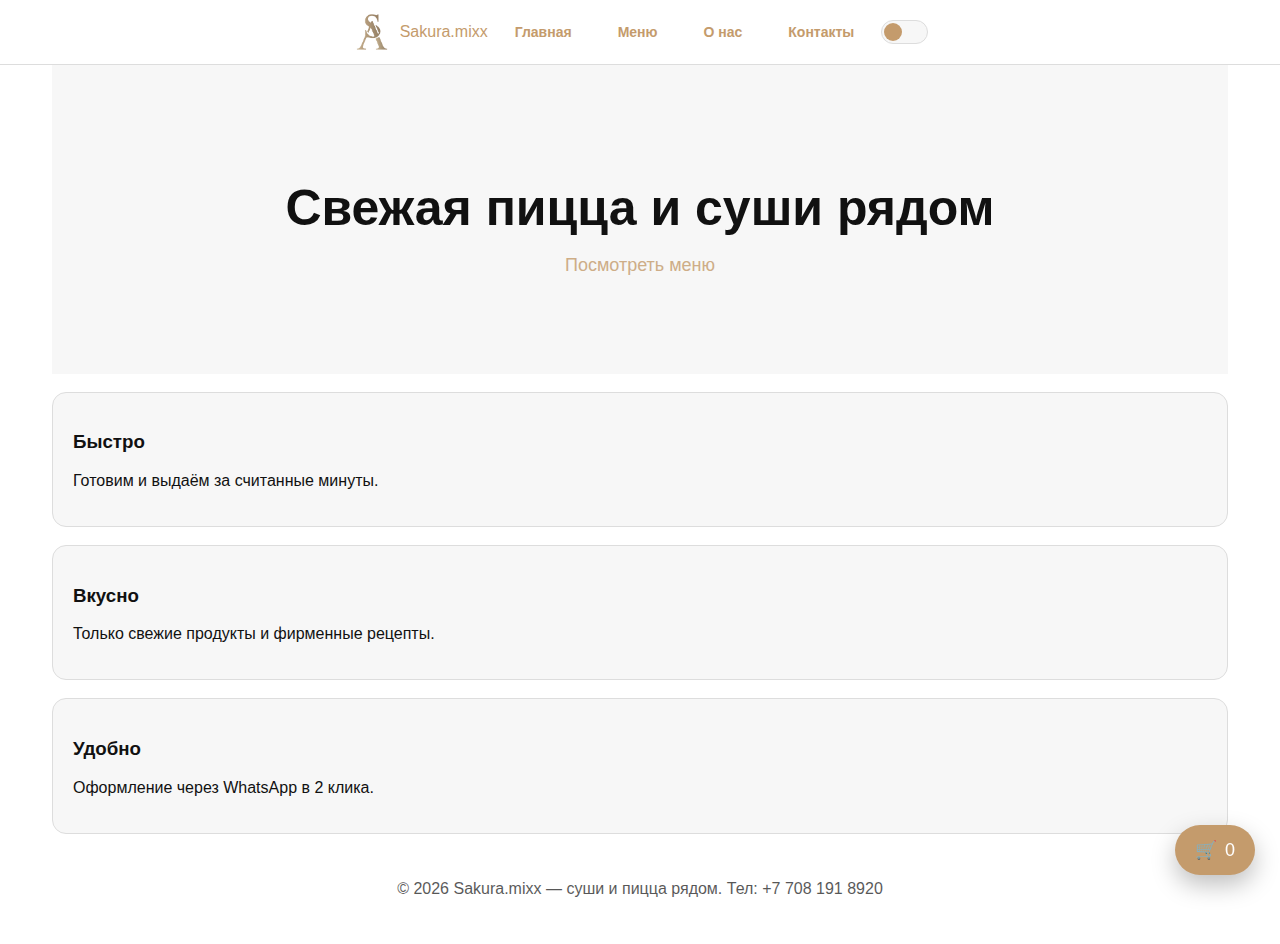
<file: index.html>
<!doctype html>
<html lang="ru">
<head>
  <meta charset="utf-8" />
  <meta name="viewport" content="width=device-width,initial-scale=1" />
  <title>SAKURA.MIX</title>
  <link rel="stylesheet" href="./styles/style.css" />
</head>
<body>
  <header class="topbar">
    <div class="wrap topbar-inner">
      <div class="log_div">
       <img class="logo" src="./imges/Sakura.mixx_logo-removebg-preview.png" alt="">
      <a class="brand" href="index.html">Sakura.mixx</a>
        </div>

      <nav class="nav">
        <a href="index.html">Главная</a>
        <a href="menu.html">Меню</a>
        <a href="about.html" class="active">О нас</a>
        <a href="contacts.html">Контакты</a>
      </nav>
<div class="theme-toggle"></div>

    </div>
  </header>

  <main class="wrap main">
    <section class="hero">
      <h1>Свежая пицца и суши рядом</h1>
      <p class="muted"></p>
      <p><a class="btn" href="menu.html">Посмотреть меню</a></p>
    </section><br>

    <section class="features">
      <article class="artcard">
        <h3>Быстро</h3>
        <p>Готовим и выдаём за считанные минуты.</p>
      </article><br>
      <article class="artcard">
        <h3>Вкусно</h3>
        <p>Только свежие продукты и фирменные рецепты.</p>
      </article><br>
      <article class="artcard">
        <h3>Удобно</h3>
        <p>Оформление через WhatsApp в 2 клика.</p>
      </article>
    </section>
  </main>
  <footer class="footer">
    <div class="wrap">
      <p>© 2026 Sakura.mixx — суши и пицца рядом. Тел: +7 708 191 8920</p>
    </div>
  </footer>

  <script src="./java.js"></script>
  <button id="floatingCartBtn" class="floating-cart">
  🛒 <span id="cartCount">0</span>
</button>
<aside id="cartPanel" class="cart-panel">
  <div class="cart-head">
    <h3>Корзина</h3>
    <button id="closeCart" class="icon-btn">✕</button>
  </div>

  <div id="cartList" class="cart-list"></div>

  <div class="cart-actions">
    <div class="total">
      Итого: <strong id="cartTotal">0</strong> ₸
    </div>

    <div class="cart-buttons">
      <button id="clearCart" class="btn">Очистить</button>
      <button id="checkout" class="btn primary">Оформить в WhatsApp</button>
    </div>
  </div>
</aside>
</body>
</html>
</file>
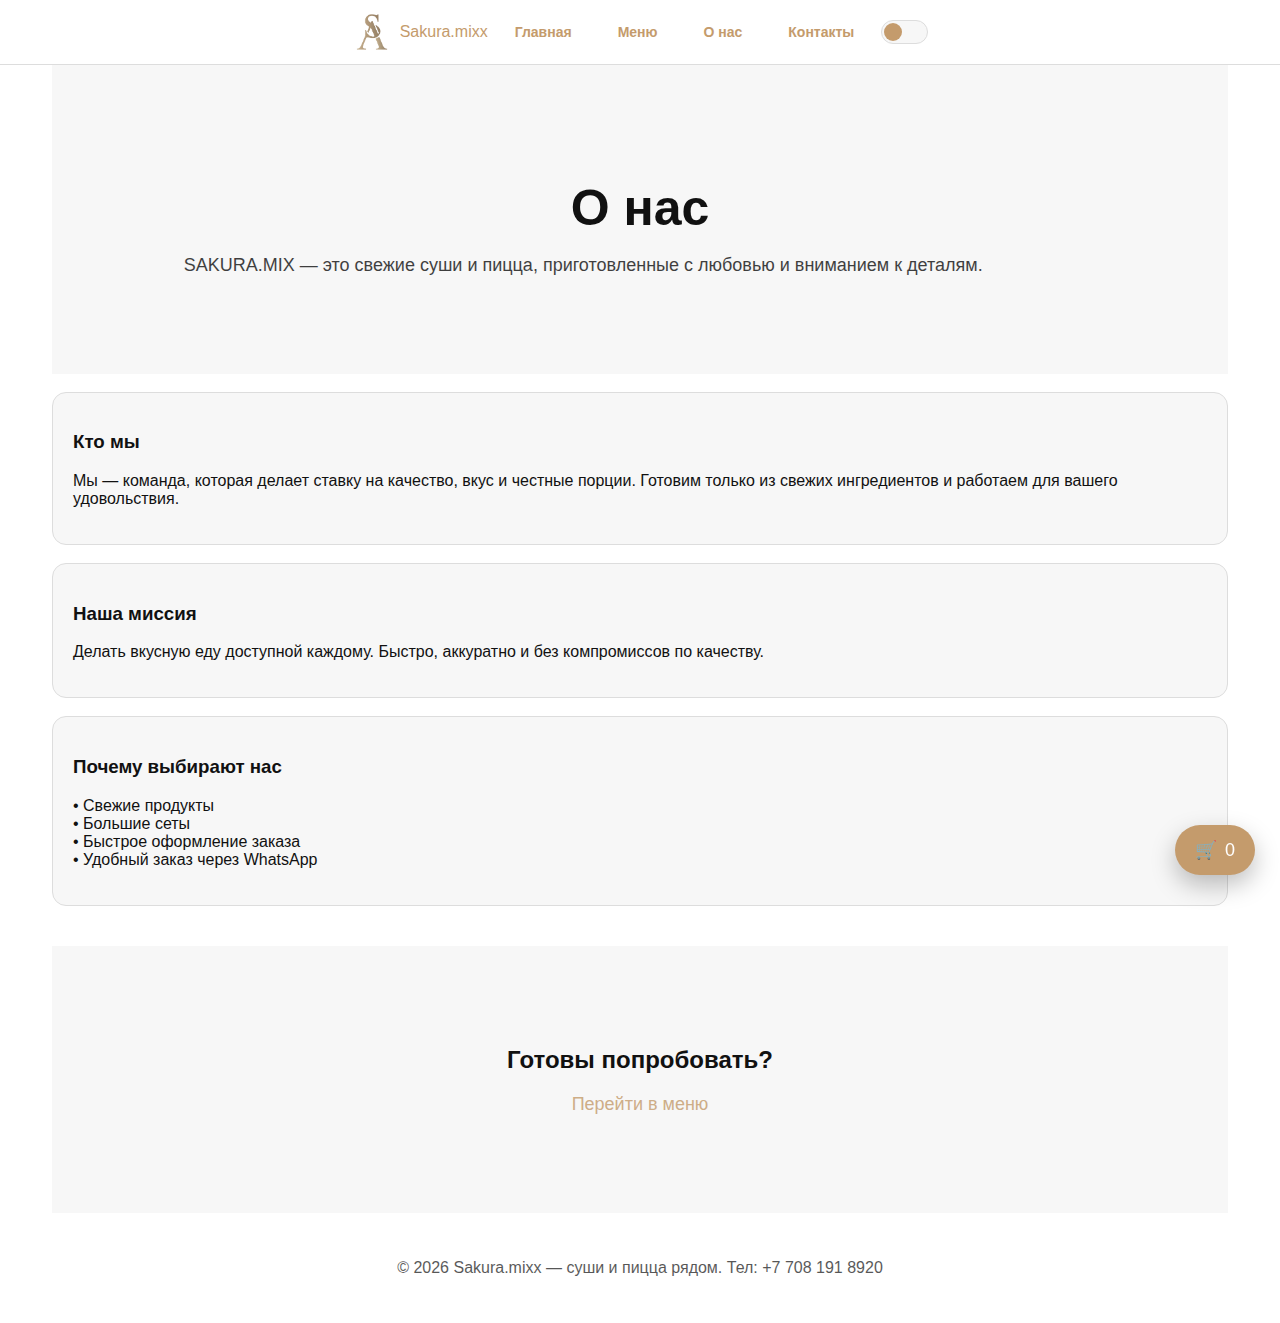
<file: about.html>
<!doctype html>
<html lang="ru">
<head>
  <meta charset="utf-8" />
  <meta name="viewport" content="width=device-width,initial-scale=1" />
  <title>SAKURA.MIX</title>
  <link rel="stylesheet" href="./styles/style.css" />
</head>
<body>
  <header class="topbar">
    <div class="wrap topbar-inner">
      <div class="log_div">
       <img class="logo" src="./imges/Sakura.mixx_logo-removebg-preview.png" alt="">
      <a class="brand" href="index.html">Sakura.mixx</a>
        </div>

      <nav class="nav">
        <a href="index.html">Главная</a>
        <a href="menu.html">Меню</a>
        <a href="about.html">О нас</a>
        <a href="contacts.html">Контакты</a>
      </nav>
<div class="theme-toggle"></div>

    </div>
  </header>
<main class="wrap main">

  <!-- О нас -->
  <section class="hero">
    <h1>О нас</h1>
    <p class="muted">
      SAKURA.MIX — это свежие суши и пицца, приготовленные с любовью и вниманием к деталям.
    </p>
  </section>
<br>
  <!-- История -->
  <section class="features">
    <article class="artcard">
      <h3>Кто мы</h3>
      <p>
        Мы — команда, которая делает ставку на качество, вкус и честные порции.
        Готовим только из свежих ингредиентов и работаем для вашего удовольствия.
      </p>
    </article><br>

    <article class="artcard">
      <h3>Наша миссия</h3>
      <p>
        Делать вкусную еду доступной каждому.
        Быстро, аккуратно и без компромиссов по качеству.
      </p>
    </article><br>

    <article class="artcard">
      <h3>Почему выбирают нас</h3>
      <p>
        • Свежие продукты<br>
        • Большие сеты<br>
        • Быстрое оформление заказа<br>
        • Удобный заказ через WhatsApp
      </p>
    </article>
  </section>

  <!-- Призыв -->
  <section class="hero" style="margin-top:40px">
    <h2>Готовы попробовать?</h2>
    <p>
      <a class="btn" href="menu.html">Перейти в меню</a>
    </p>
  </section>

</main>

  <footer class="footer">
    <div class="wrap">
      <p>© 2026 Sakura.mixx — суши и пицца рядом. Тел: +7 708 191 8920</p>
    </div>
  </footer>

  <script src="./java.js"></script>
  <button id="floatingCartBtn" class="floating-cart">
  🛒 <span id="cartCount">0</span>
</button>
<aside id="cartPanel" class="cart-panel">
  <div class="cart-head">
    <h3>Корзина</h3>
    <button id="closeCart" class="icon-btn">✕</button>
  </div>

  <div id="cartList" class="cart-list"></div>

  <div class="cart-actions">
    <div class="total">
      Итого: <strong id="cartTotal">0</strong> ₸
    </div>

    <div class="cart-buttons">
      <button id="clearCart" class="btn">Очистить</button>
      <button id="checkout" class="btn primary">Оформить в WhatsApp</button>
    </div>
  </div>
</aside>
</body>
</html>
</file>
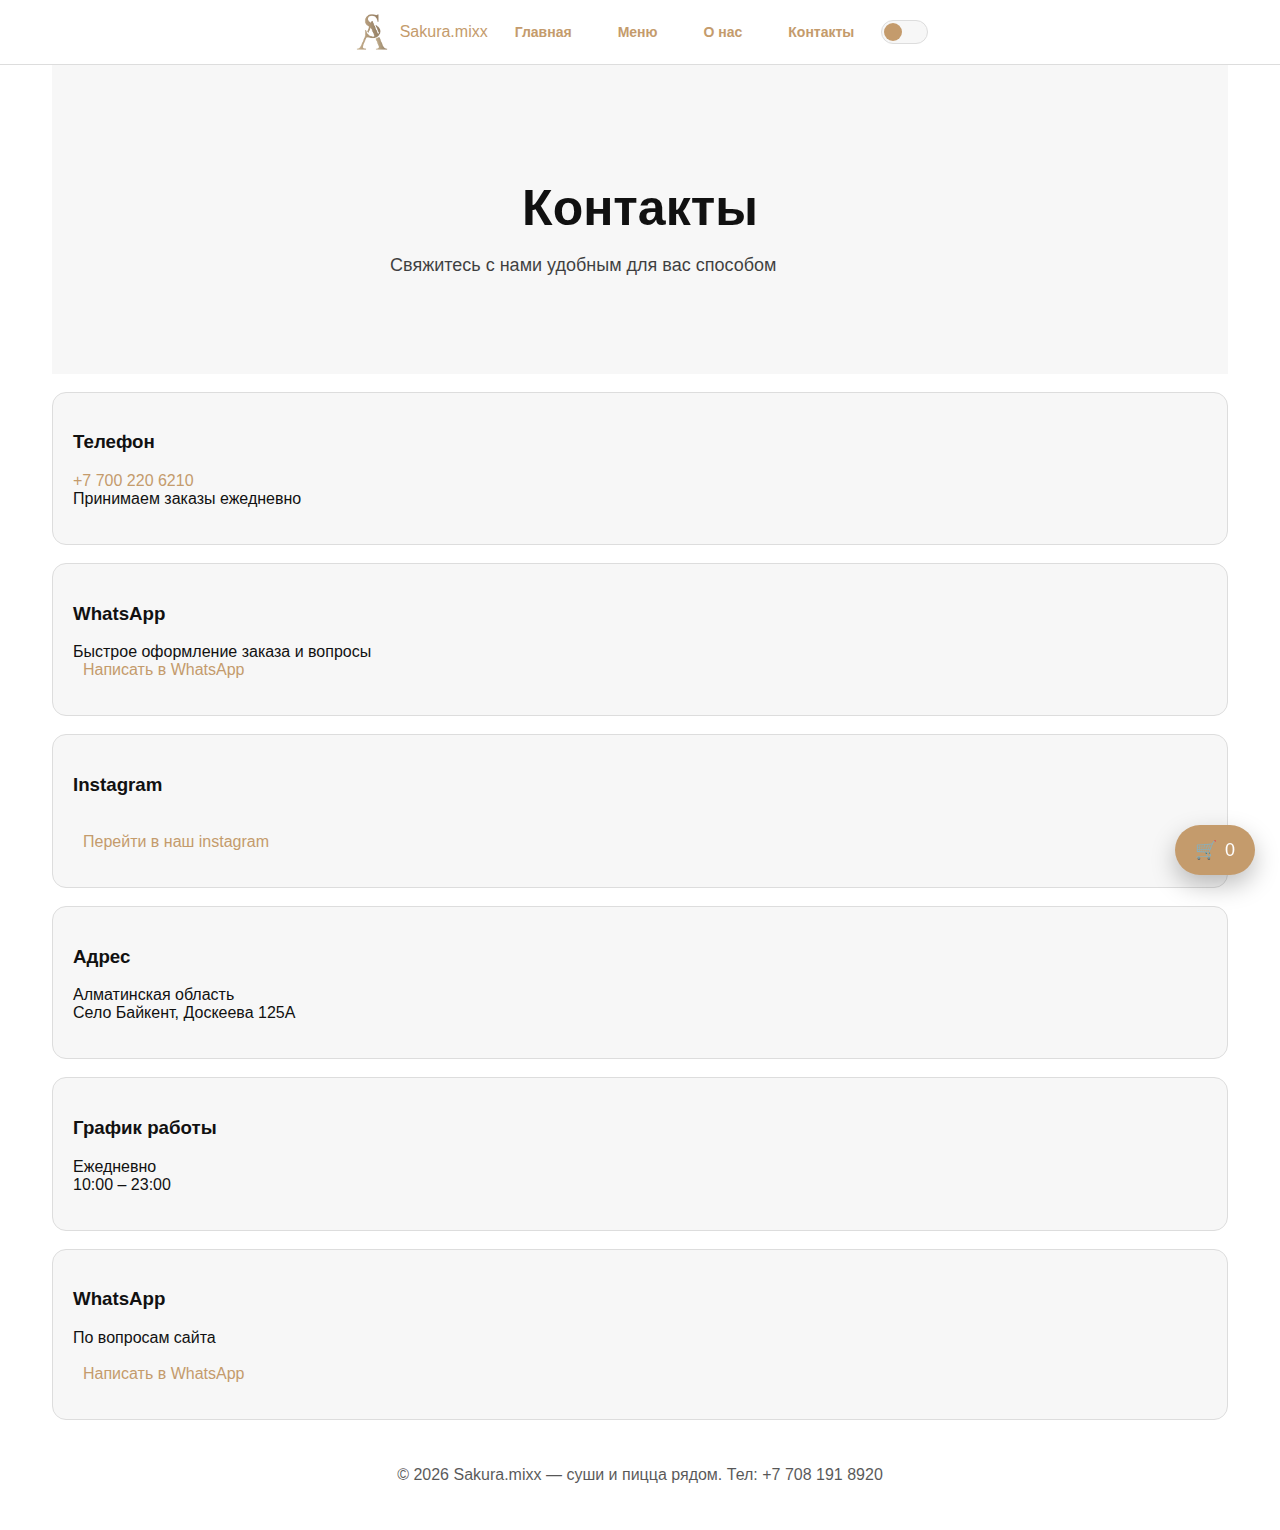
<file: contacts.html>
<!doctype html>
<html lang="ru">
<head>
  <meta charset="utf-8" />
  <meta name="viewport" content="width=device-width,initial-scale=1" />
  <title>SAKURA.MIX</title>
  <link rel="stylesheet" href="./styles/style.css" />
</head>
<body>
  <header class="topbar">
    <div class="wrap topbar-inner">
      <div class="log_div">
       <img class="logo" src="./imges/Sakura.mixx_logo-removebg-preview.png" alt="">
      <a class="brand" href="index.html">Sakura.mixx</a>
        </div>

      <nav class="nav">
        <a href="index.html">Главная</a>
        <a href="menu.html">Меню</a>
        <a href="about.html" class="active">О нас</a>
        <a href="contacts.html">Контакты</a>
      </nav>
<div class="theme-toggle"></div>

    </div>
  </header>

<main class="wrap main">

  <!-- Контакты -->
  <section class="hero">
    <h1>Контакты</h1>
    <p class="muted">
      Свяжитесь с нами удобным для вас способом
    </p>
  </section>
<br>
  <!-- Контактная информация -->
  <section class="features">

    <article class="artcard">
      <h3>Телефон</h3>
      <p>
        <a href="tel:+77002206210">+7 700 220 6210</a><br>
        Принимаем заказы ежедневно
      </p>
    </article>
<br>
    <article class="artcard">
      <h3>WhatsApp</h3>
      <p>
        Быстрое оформление заказа и вопросы<br>
        <a class="btn" href="https://wa.me/77002206210" target="_blank">
          Написать в WhatsApp
        </a>
      </p>
    </article>
<br>
    <article class="artcard">
      <h3>Instagram</h3>
      <p>
        <br>
        <a class="btn" href="https://www.instagram.com/sakura.mixx?utm_source=ig_web_button_share_sheet&igsh=ZDNlZDc0MzIxNw==" target="_blank">
          Перейти в наш instagram
        </a>
      </p>
    </article>
<br>
    <article class="artcard">
      <h3>Адрес</h3>
      <p>
        Алматинская область<br>
        Село Байкент, Доскеева 125А
      </p>
    </article>
<br>
    <article class="artcard">
      <h3>График работы</h3>
      <p>
        Ежедневно<br>
        10:00 – 23:00
      </p>
    </article>
<br>
    <article class="artcard">
      <h3>WhatsApp</h3>
      <p>
        По вопросам  сайта<br><br>
        <a class="btn" href="https://wa.me/77768196810" target="_blank">
          Написать в WhatsApp
        </a>
      </p>
    </article>

  </section>

</main>


  <footer class="footer">
    <div class="wrap">
      <p>© 2026 Sakura.mixx — суши и пицца рядом. Тел: +7 708 191 8920</p>
    </div>
  </footer>

  <script src="./java.js"></script>
  <button id="floatingCartBtn" class="floating-cart">
  🛒 <span id="cartCount">0</span>
</button>
<aside id="cartPanel" class="cart-panel">
  <div class="cart-head">
    <h3>Корзина</h3>
    <button id="closeCart" class="icon-btn">✕</button>
  </div>

  <div id="cartList" class="cart-list"></div>

  <div class="cart-actions">
    <div class="total">
      Итого: <strong id="cartTotal">0</strong> ₸
    </div>

    <div class="cart-buttons">
      <button id="clearCart" class="btn">Очистить</button>
      <button id="checkout" class="btn primary">Оформить в WhatsApp</button>
    </div>
  </div>
</aside>
</body>
</html>
</file>
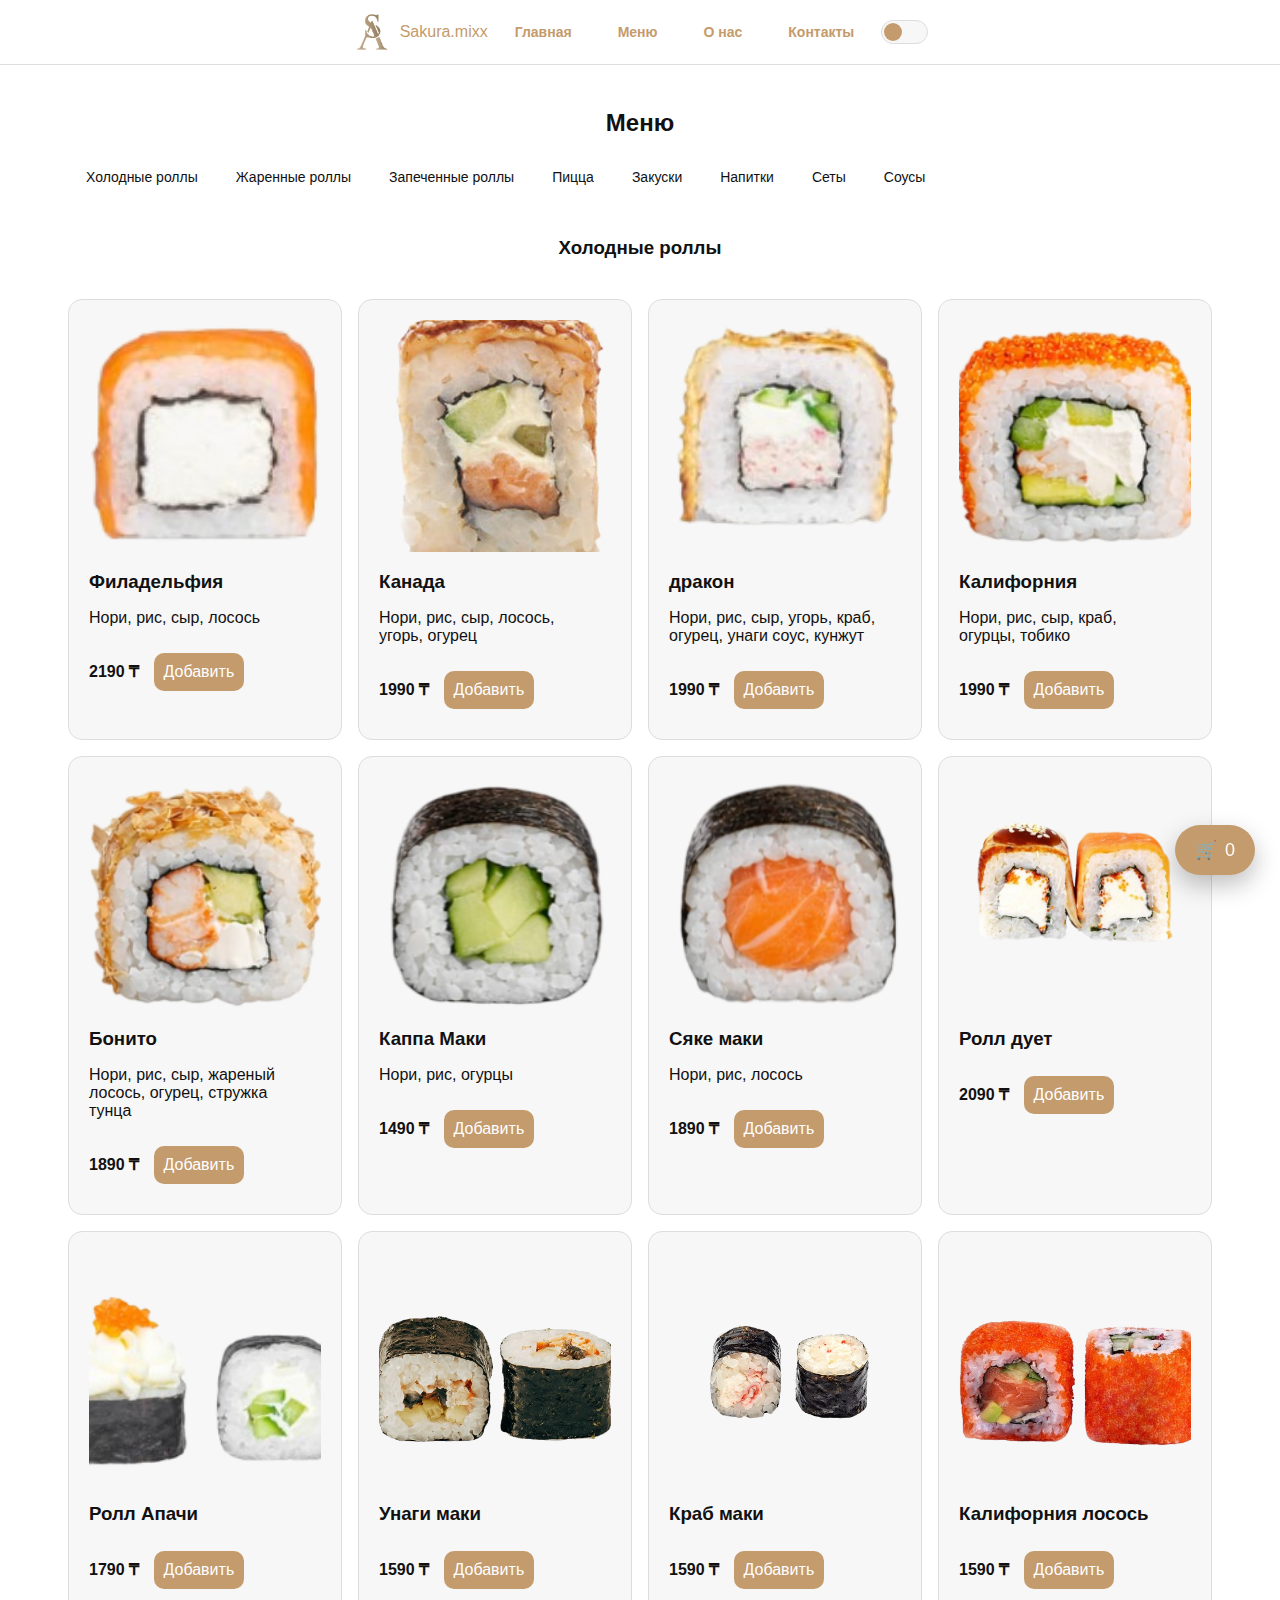
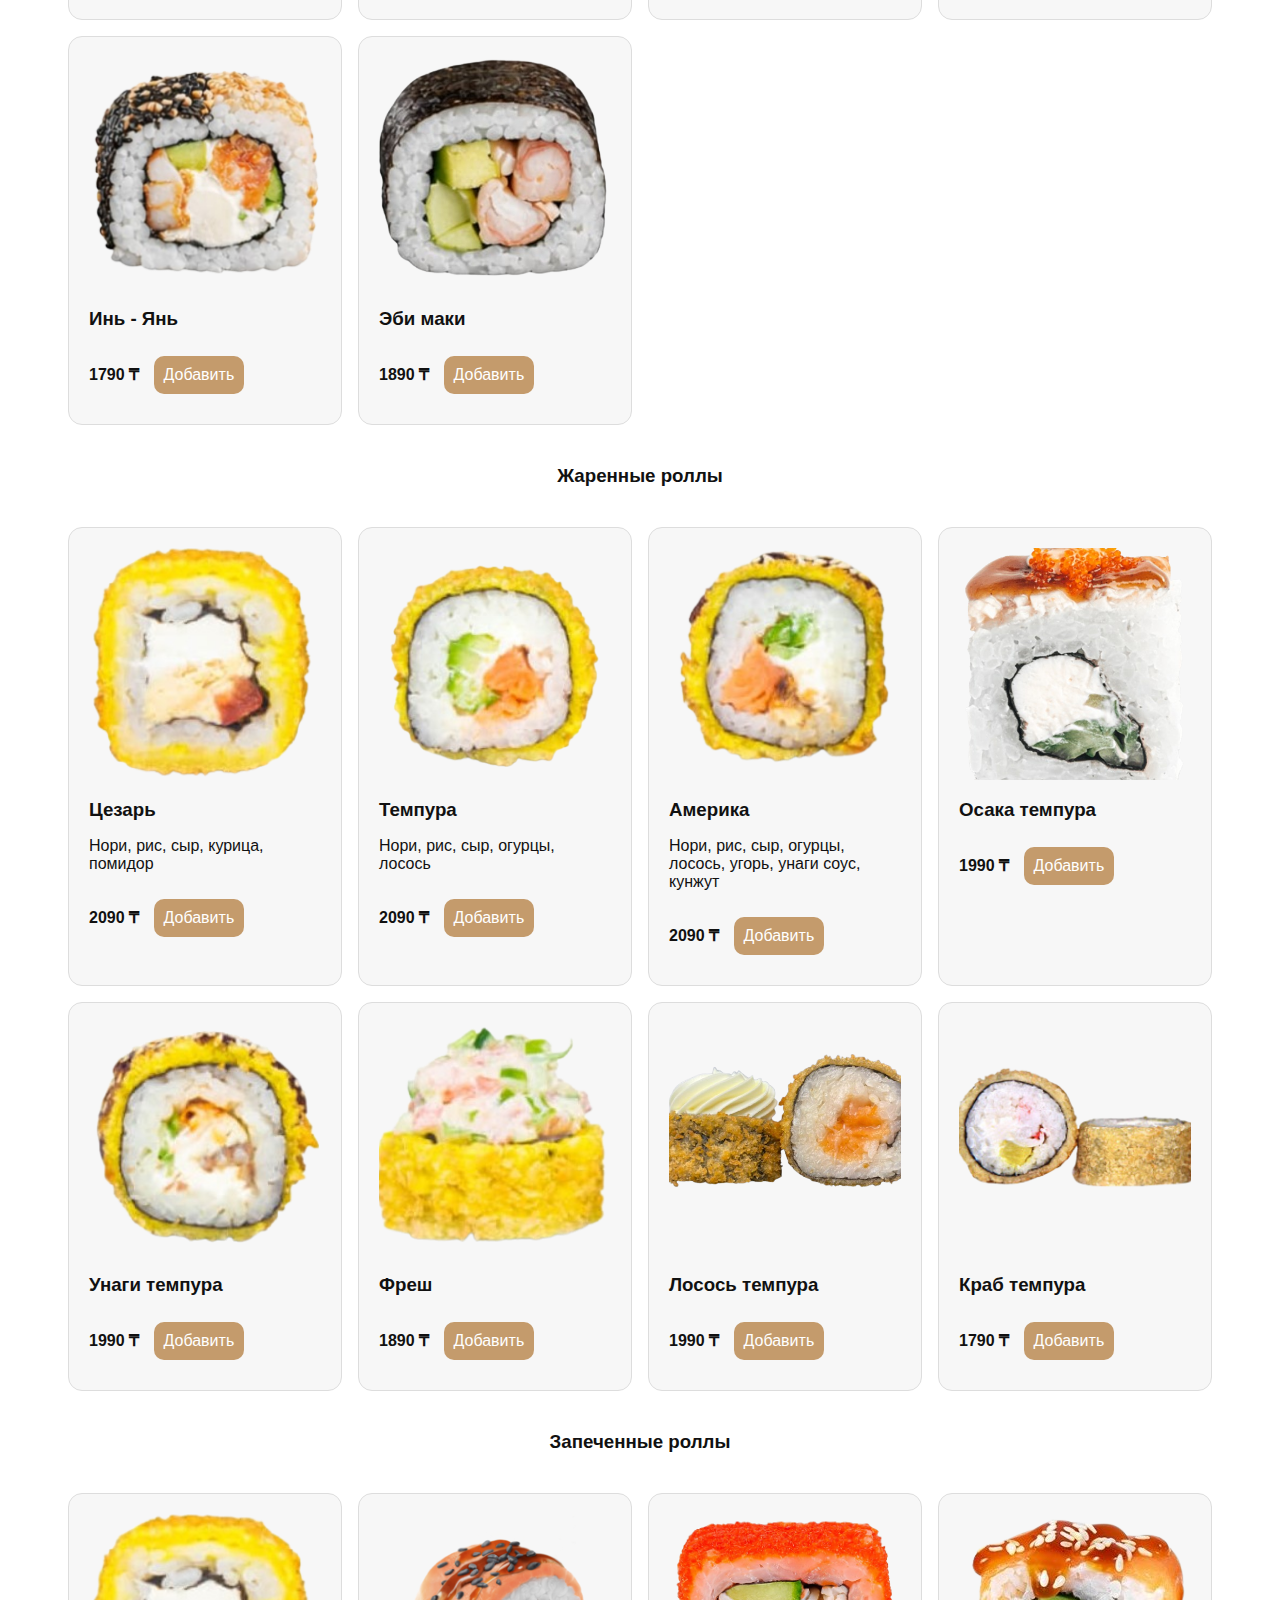
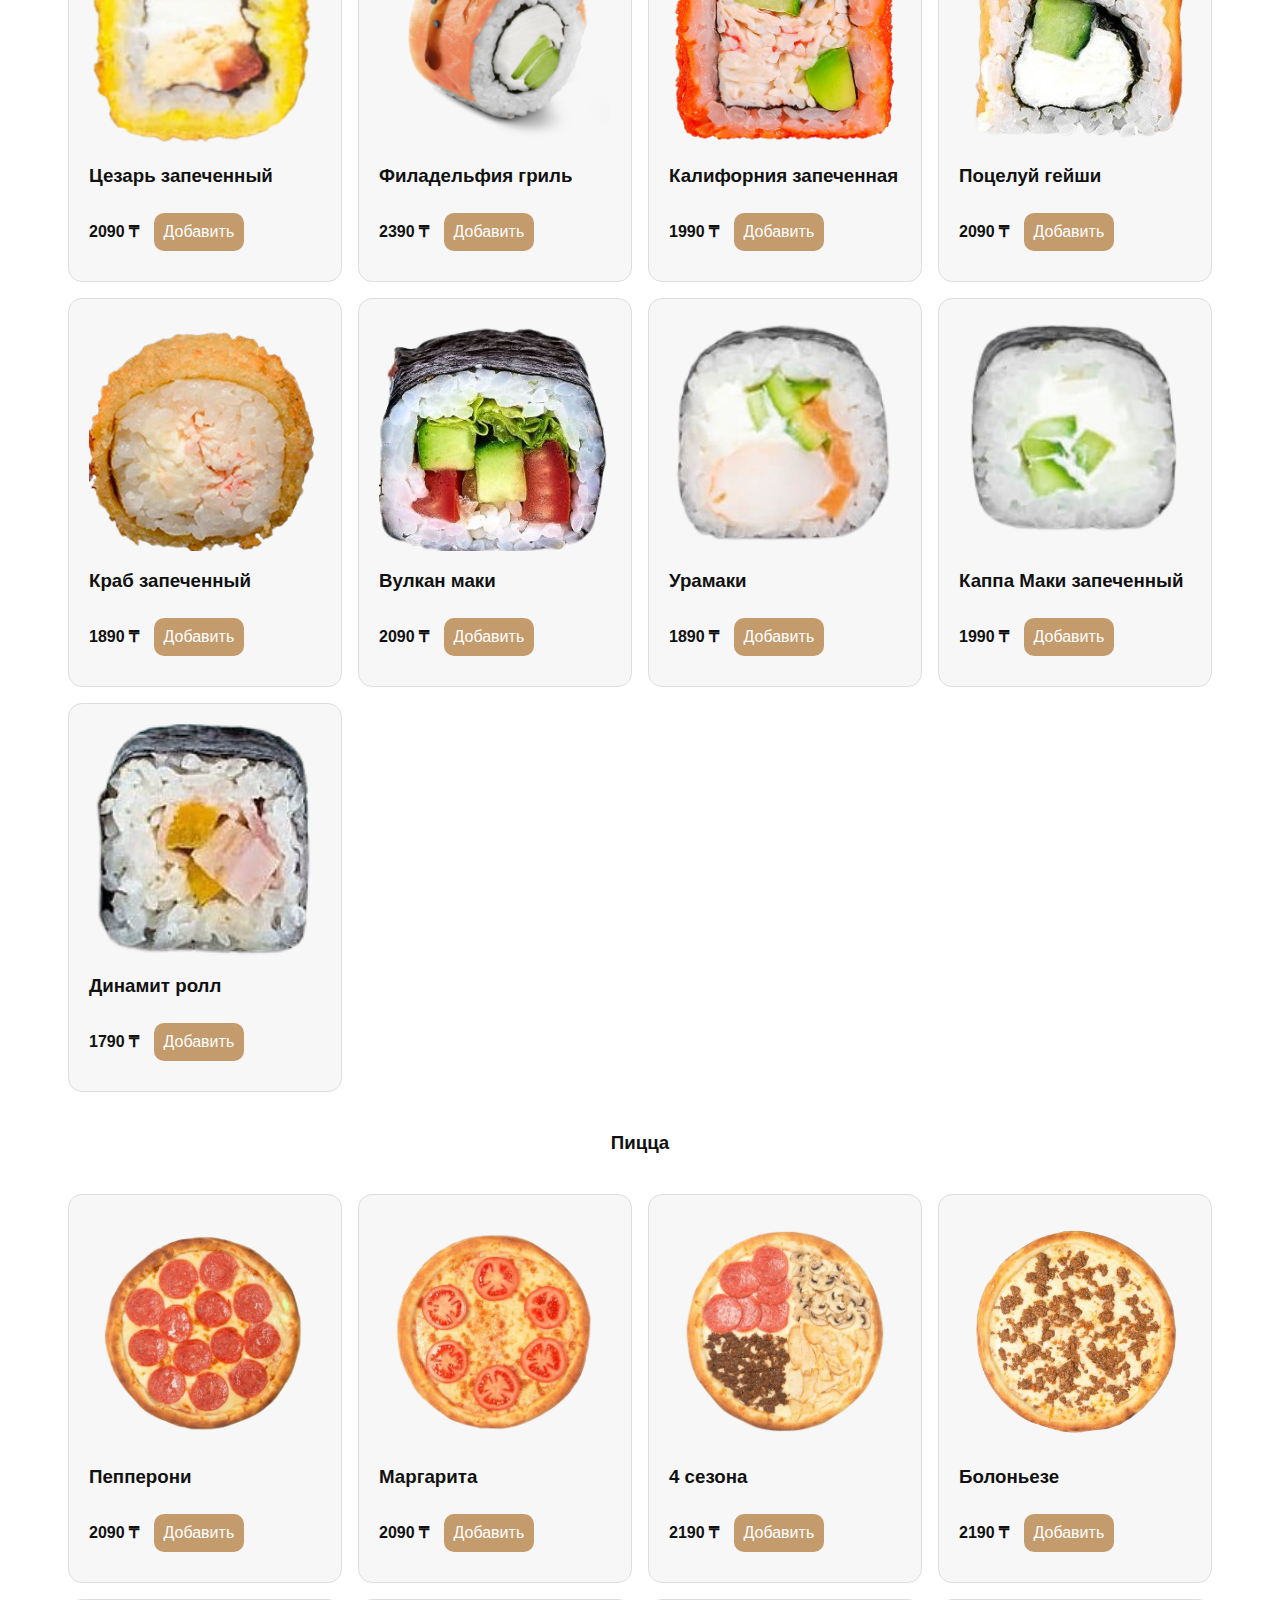
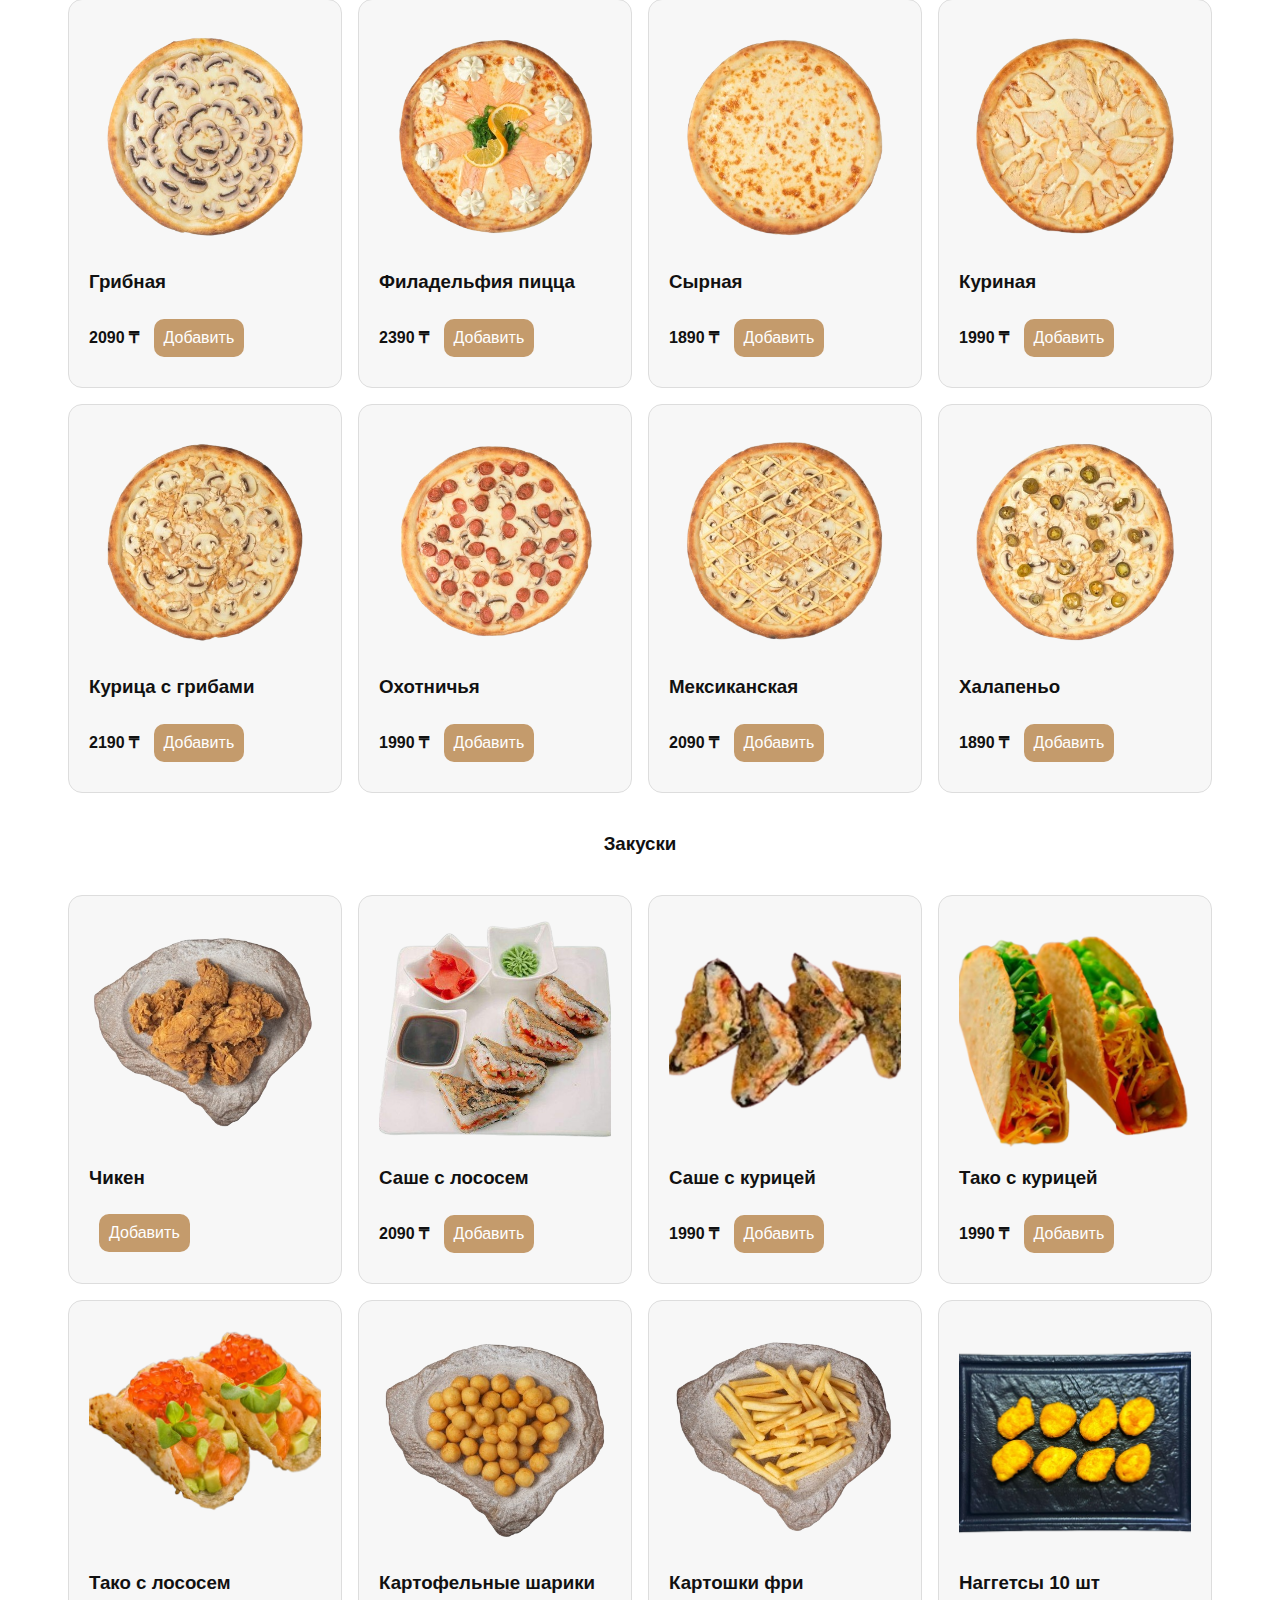
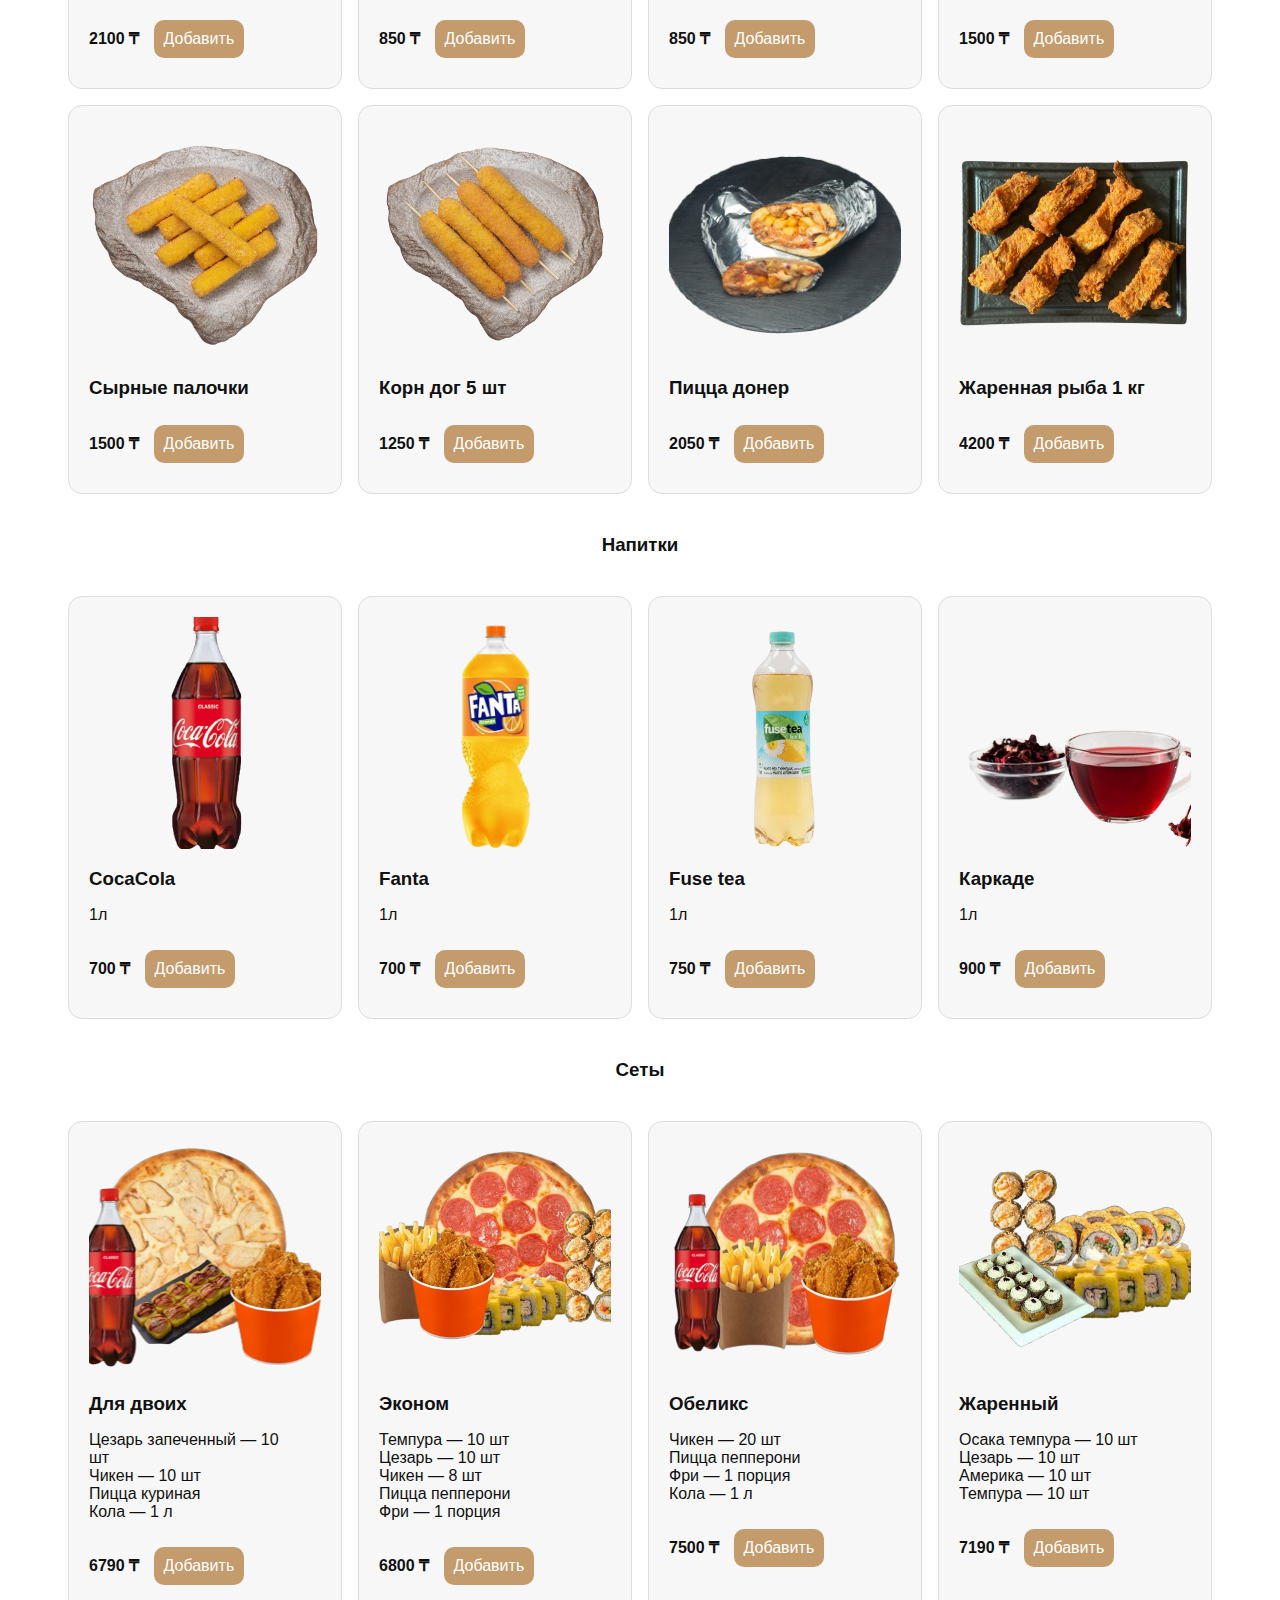
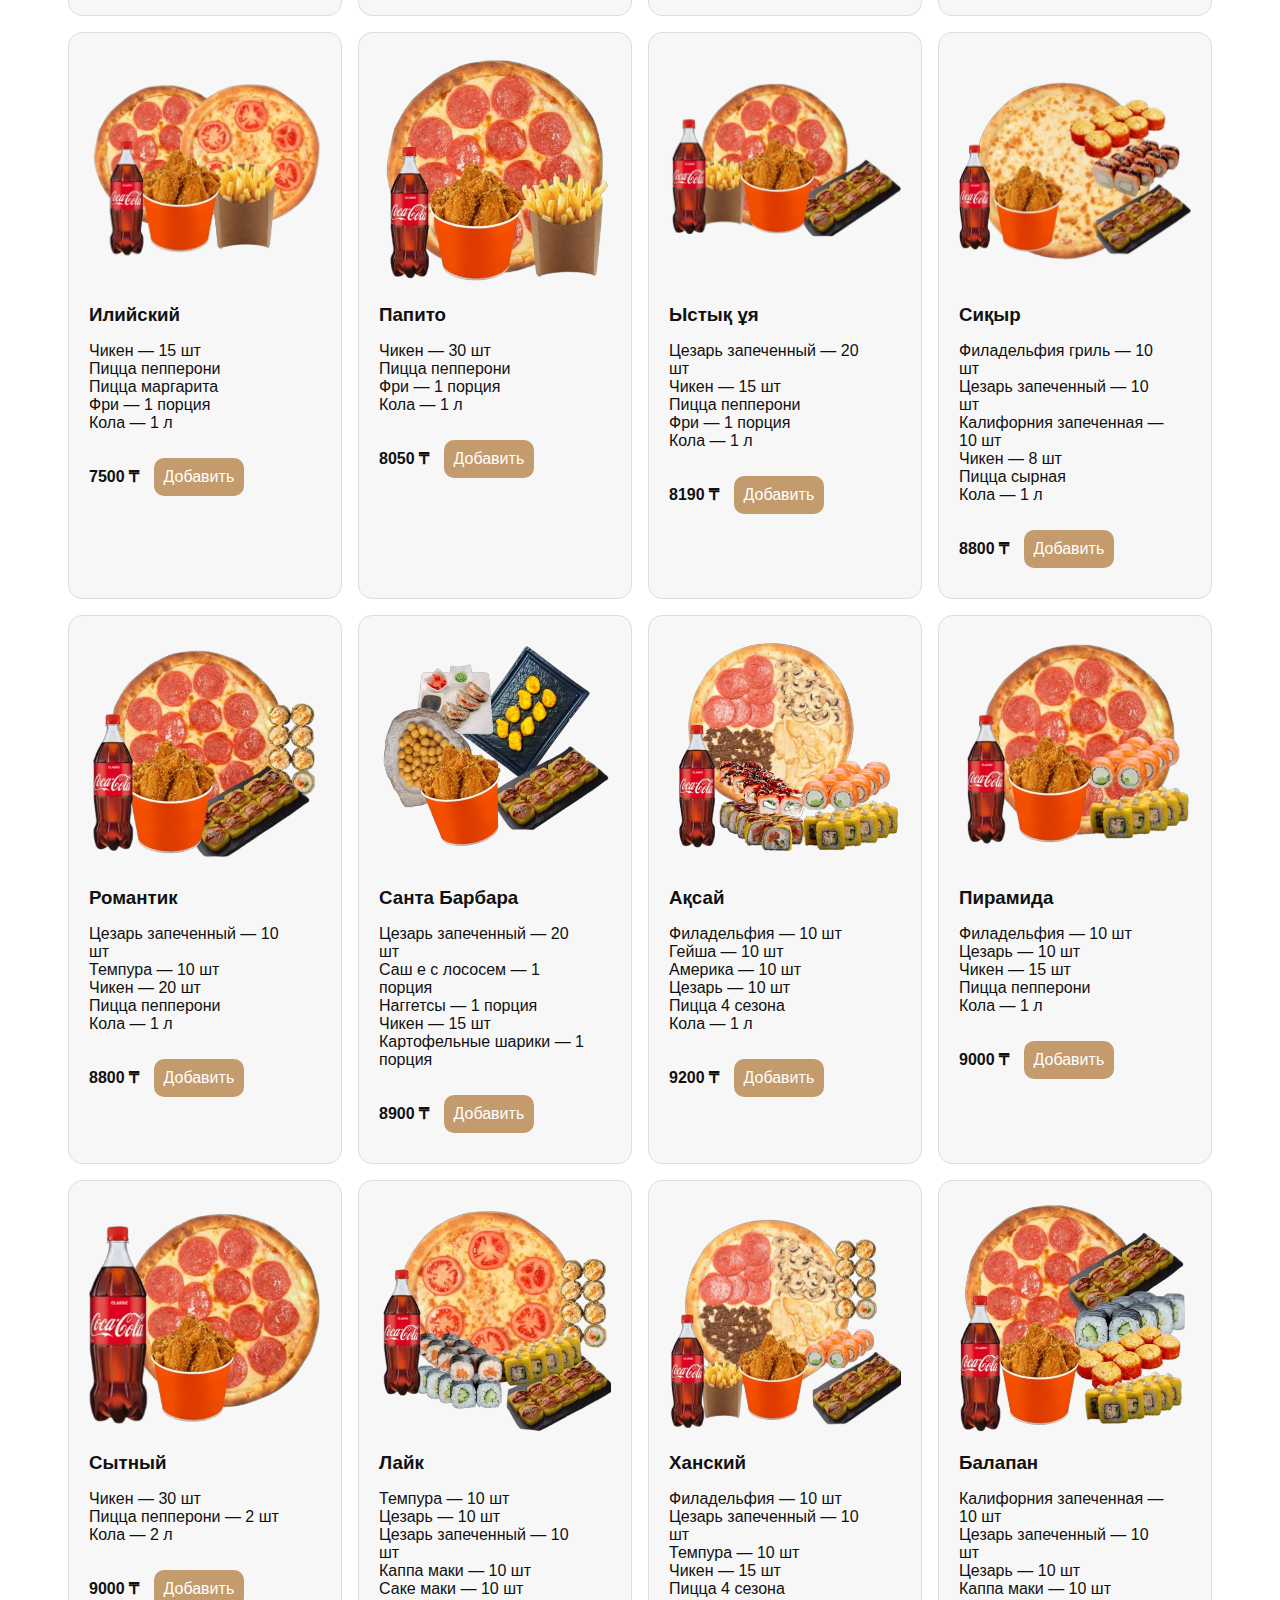
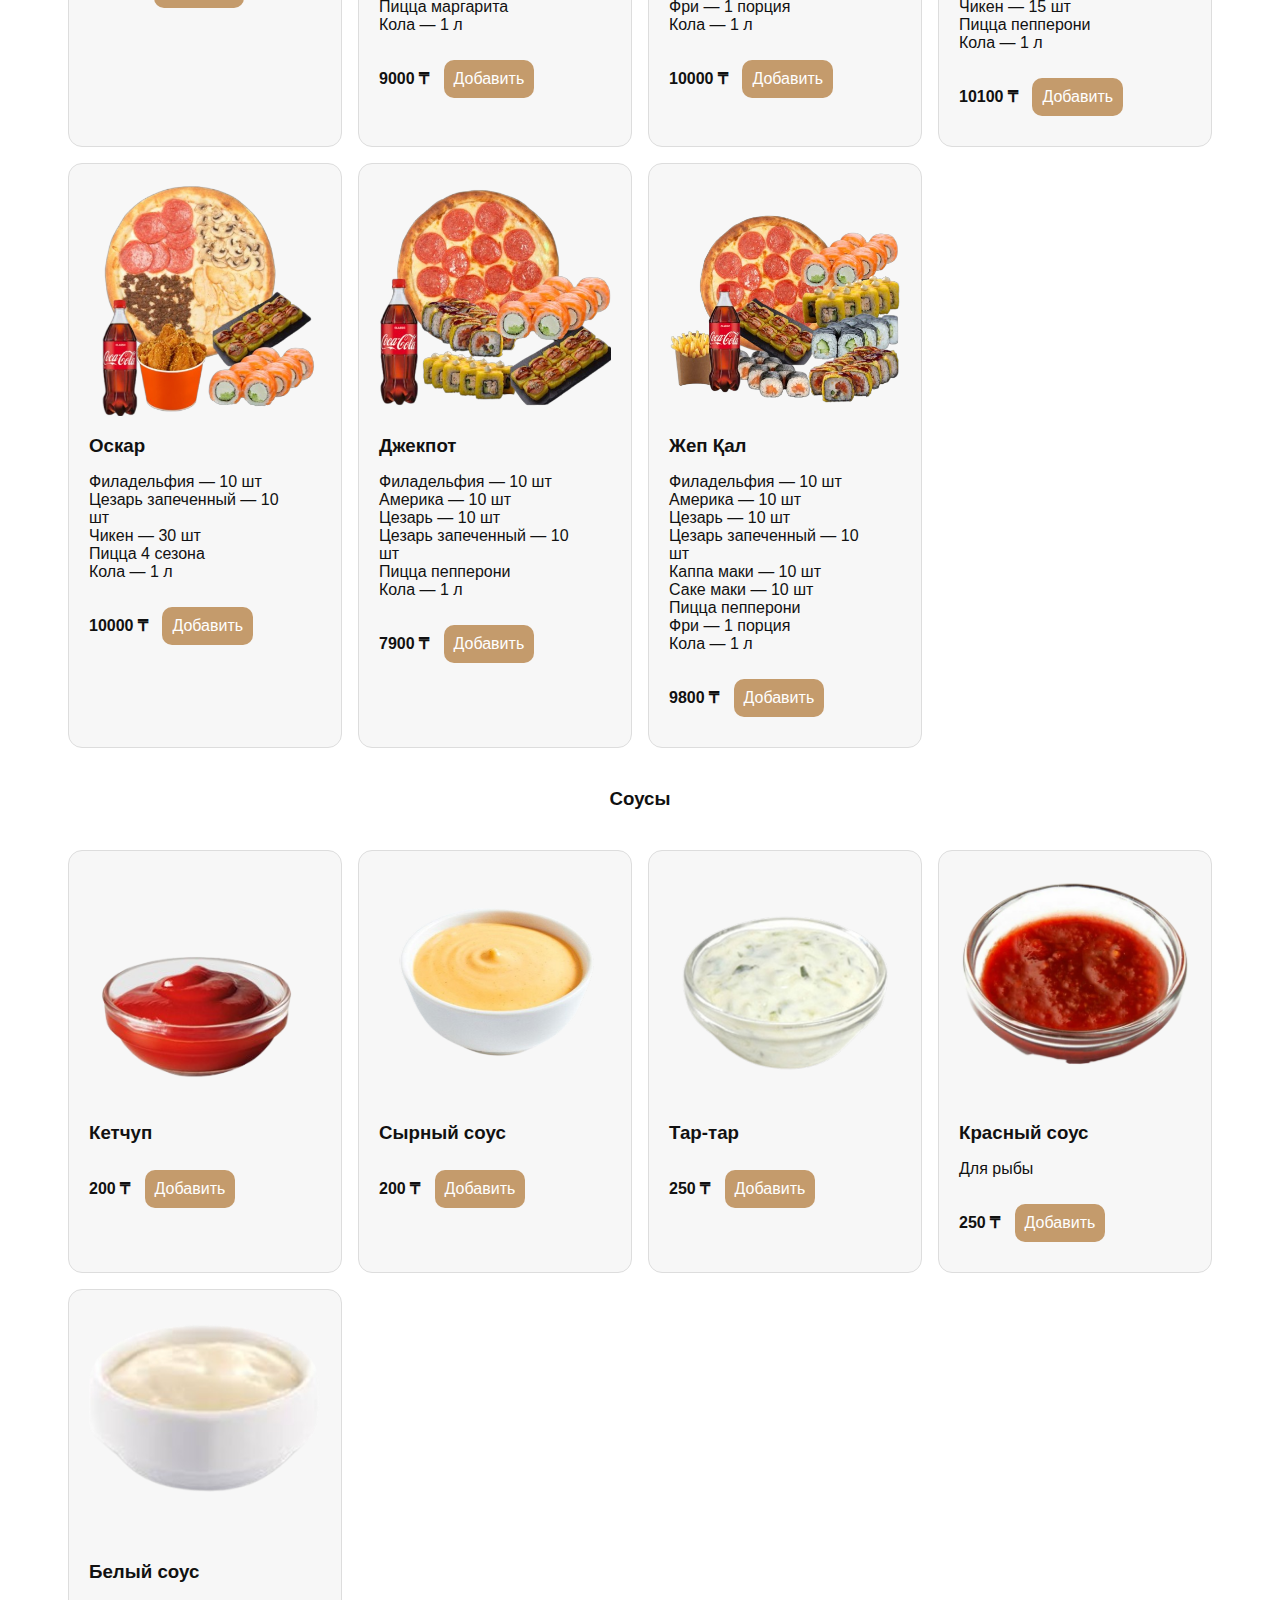
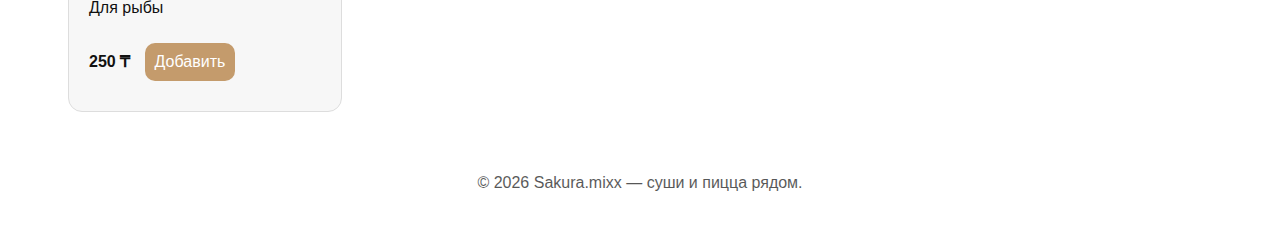
<file: menu.html>
<!doctype html>
<html lang="ru">
<head>
  <meta charset="utf-8" />
  <meta name="viewport" content="width=device-width,initial-scale=1" />
  <title>SAKURA.MIX menu</title>
  <link rel="stylesheet" href="./styles/style.css" />
</head>
<body>
  <header class="topbar">
    <div class="wrap topbar-inner">
      <div class="log_div">
       <img class="logo" src="./imges/Sakura.mixx_logo-removebg-preview.png" alt="">
      <a class="brand" href="index.html">Sakura.mixx</a>
        </div>
      <nav class="nav">
        <a href="index.html">Главная</a>
        <a href="menu.html" class="active">Меню</a>
        <a href="about.html">О нас</a>
        <a href="contacts.html">Контакты</a>
      </nav>
      <div class="controls">
        <div class="theme-toggle"></div>
      </div>
    </div>
  </header>

  <main class="wrap main">
    <div class="menu_nav">
    <h2 class="menuh2">Меню</h2>
      <div class="navmenu">
        <a class="nav_a" href="#rolls-section">Холодные роллы</a>
        <a class="nav_a" href="#frollss-section"> Жаренные роллы</a>
        <a class="nav_a" href="#bakedrollss-section"> Запеченные роллы</a>
        <a class="nav_a" href="#pizza-section">Пицца</a>
        <a class="nav_a" href="#snacks-section">Закуски</a>
        <a class="nav_a" href="#drinks-section">Напитки</a>
        <a class="nav_a" href="#sets-section">Сеты</a>
        <a class="nav_a" href="#dop-section">Соусы</a>
      </div>
      </div>


    <section id="rolls-section">
      <h3 class="menuh3">Холодные роллы</h3>
      <div id="productGrid" class="grid"></div>
    </section>


    <section id="frollss-section">
      <h3 class="menuh3">Жаренные роллы</h3>
      <div id="productGrid2" class="grid2"></div>
    </section>

        <section id="bakedrollss-section">
      <h3 class="menuh3">Запеченные роллы</h3>
      <div id="productGrid3" class="grid3"></div>
    </section>

    <section id="pizza-section">
      <h3 class="menuh3">Пицца</h3>
      <div id="productGrid4" class="grid4"></div>
    </section>

    <section id="snacks-section">
      <h3 class="menuh3">Закуски</h3>
      <div id="productGrid5" class="grid5"></div>
    </section>

    <section id="drinks-section">
      <h3 class="menuh3">Напитки</h3>
      <div id="productGrid6" class="grid6"></div>
    </section>

    <section id="sets-section">
      <h3 class="menuh3">Сеты</h3>
      <div id="productGrid7" class="grid7"></div>
    </section>

    <section id="dop-section">
      <h3 class="menuh3">Соусы</h3>
      <div id="productGrid8" class="grid8"></div>
    </section>
  </main>

  <footer class="footer">
    <div class="wrap">
      <p>© 2026 Sakura.mixx — суши и пицца рядом.</p>
    </div>
  </footer>

  <script src="./java.js"></script>
  <!-- Floating cart button -->
<button id="floatingCartBtn" class="floating-cart">
  🛒 <span id="cartCount">0</span>
</button>
<aside id="cartPanel" class="cart-panel">
  <div class="cart-head">
    <h3>Корзина</h3>
    <button id="closeCart" class="icon-btn">✕</button>
  </div>

  <div id="cartList" class="cart-list"></div>

  <div class="cart-actions">
    <div class="total">
      Итого: <strong id="cartTotal">0</strong> ₸
    </div>
<label class="radio">
  <input type="radio" name="pay" value="Наличные" checked>
  Наличные
</label>

<label class="radio">
  <input type="radio" name="pay" value="Kaspi QR">
  Kaspi
</label>

<label class="radio">
  <input type="radio" name="pay" value="Перевод на карту">
  Карта
</label>

    <div class="cart-buttons">
      <button id="clearCart" class="btn">Очистить</button>
      <button id="checkout" class="btn primary">Оформить в WhatsApp</button>
    </div>
  </div>
</aside>
</body>
</html>
</file>
<file: styles/style.css>
/* ------------------------------------
   ГЛОБАЛЬНЫЕ ПЕРЕМЕННЫЕ ТЕМ
------------------------------------ */
:root {
    --bg-color: #ffffff;
    --text-color: #111111;
    --accent-color: #c49b6c;
    --card-bg: #f7f7f7;
    --border-color: #dddddd;
    --menu-text: #111111;
    --menu-bg: #ffffff;
    
}

.dark {
    --bg-color: #0f0f0f;
    --text-color: #f0f0f0;
    --accent-color: #e7c08d;
    --card-bg: #1a1a1a;
    --border-color: #333333;
    --menu-text: #ffffff;
    --menu-bg: #0f0f0f;
}

/* ------------------------------------
   ОСНОВНОЕ
------------------------------------ */
body {
    margin: 0;
    font-family: "Montserrat", sans-serif;
    background: var(--bg-color);
    color: var(--text-color);
    transition: 0.3s ease;
}

a {
    text-decoration: none;
    color: var(--accent-color);
}

/* ------------------------------------
   ШАПКА + ТЕМА (переключатель)
------------------------------------ */
header {
    width: 100%;
    padding: 12px 16px;
    display: flex;
    box-sizing: border-box;
    justify-content: space-between;
    align-items: center;
    border-bottom: 1px solid var(--border-color);
    background: var(--bg-color);
    position: sticky;
    top: 0;
    z-index: 1000;
}

.logo {
    font-size: 28px;
    font-weight: 700;
    color: var(--accent-color);
}

.wrap {
  max-width: 1200px;
  margin: 0 auto;
  padding: 0 12px;
  box-sizing: border-box;
}

.topbar-inner {
  display: flex;
  align-items: center;
  justify-content: space-between;
  gap: 12px;
}

.nav {
  display: flex;
  gap: 16px;
}

.nav a {
  font-weight: 600;
  font-size: 14px;
}

nav a {
    margin: 0 15px;
    font-weight: 600;
}

.log_div{
    display: flex;
    flex-wrap: wrap;
    gap: 8px;
    align-items: center;
    text-align: center;
    justify-content: center;
}
.logo{
    width: 40px;
}

/* --- Переключатель темы --- */
.theme-toggle {
    width: 45px;
    height: 22px;
    border-radius: 50px;
    background: var(--card-bg);
    border: 1px solid var(--border-color);
    cursor: pointer;
    position: relative;
    transition: 0.3s;
}

.theme-toggle::after {
    content: "";
    position: absolute;
    width: 18px;
    height: 18px;
    background: var(--accent-color);
    border-radius: 50%;
    left: 2px;
    top: 2px;
    transition: 0.3s;
}

.dark .theme-toggle::after {
    transform: translateX(23px);
}

/* ------------------------------------
   ГЛАВНЫЙ ГЕРО-БЛОК
------------------------------------ */
.hero {
    padding: 80px 20px;
    text-align: center;
    background: var(--card-bg);
}

.hero h1 {
    font-size: 50px;
    margin-bottom: 10px;
}

.hero p {
    font-size: 18px;
    opacity: 0.8;
}
/* 
index cards */

.artcard{
    background: var(--card-bg);
    padding: 20px;
    border-radius: 14px;
    border: 1px solid var(--border-color);
    transition: 0.2s;
    width: 100%;
    margin: 0;
    box-sizing: border-box;
}


/* ===============================
   УКАЗАТЕЛЬ АКТИВНОЙ СЕКЦИИ
================================ */
.nav_a{
    padding: 20px;
}

/* ===== NAV МЕНЮ ===== */
.menu_nav {
  position: sticky;
  top: 14px;
  z-index: 1001;
  background: var(--menu-bg);
}

/* 🔥 ВАЖНО */
.navmenu {
  position: relative;
}


.navmenu {
  display: flex;
  flex-wrap: nowrap;      /* ❗ НЕ переносим */
  overflow-x: auto;       /* 👉 скролл */
  gap: 10px;
  justify-content: flex-start;
  -webkit-overflow-scrolling: touch;
  align-items: center;
}

.navmenu::-webkit-scrollbar {
  display: none;
}


.navmenu a {
  padding: 8px 14px;
  border-radius: 20px;
  font-size: 14px;
  white-space: nowrap; /* не ломает слова */
  color: var(--menu-text);
  background: transparent;
  transition: 0.2s;
}

/* .navmenu a.active {
  background: var(--accent-color);
  color: #fff;
} */


/* линия-указатель */
.nav-indicator {
  position: absolute;
  bottom: 0;              /* ⬅ вместо margin-top */
  left: 0;
  height: 3px;
  background: var(--accent-color);
  border-radius: 10px;
  transition: all 0.25s ease;
}

.menu_nav{
    padding: 20px;
    position: sticky;
    top: 14px;
    z-index: 1001; 
    justify-content: center;
    background-color: var(--menu-bg) !important;
    color: var(--menu-text);
    backdrop-filter: none;
    -webkit-backdrop-filter: none;
}

/* ------------------------------------
   КАРТОЧКИ МЕНЮ
------------------------------------ */


.grid,
.grid2,
.grid3,
.grid4,
.grid5,
.grid6,
.grid7,
.grid8 {
  display: grid;
  grid-template-columns: repeat(auto-fill, minmax(220px, 1fr));
  gap: 16px;
  padding: 16px;
}








.menuh2,
.menuh3 {
    text-align: center;
    margin: 24px 0;
}



.card {
    background: var(--card-bg);
    padding: 20px;
    border-radius: 14px;
    border: 1px solid var(--border-color);
    transition: 0.2s;
    box-sizing: border-box;
}


.card:hover {
    transform: translateY(-5px);
    box-shadow: 0 10px 20px rgba(0,0,0,0.07);
}

.card img {
    width: 100%;
    aspect-ratio: 1 / 1;
    object-fit: cover;
    border-radius: 12px;
}


.card h3 {
    margin: 15px 0;
}

.card button {
    padding: 10px;
    border-radius: 10px;
    border: none;
    background: var(--accent-color);
    color: white;
    font-size: 16px;
    cursor: pointer;
    transition: 0.2s;
}

.card button:hover {
    opacity: 0.8;
}

.pack-select {
  display: flex;
  flex-wrap: wrap;
}

.pack-btn {
  margin: 2px;
  width: 40px;
  padding: 8px 14px;
  border-radius: 8px;
  border: 1px solid var(--border-color);
  background: #f3b6b6;
  cursor: pointer;
  font-weight: 600;
}

.pack-btn.active {
  background: #e53935;
  color: #fff;
}

.hidden {
  display: none !important;
}


.pack-select {
  display: flex;
  flex-wrap: wrap;
}


.pack-btn {
  padding: 6px 10px;
  min-width: 48px;
  width: auto;
  text-align: center;
}


/* ------------------------------------
   КОРЗИНА (SIDEBAR)
------------------------------------ */
#cartPanel{
    position: fixed;
    top: 0;
    right: -380px;
    width: 360px;
    height: 100vh;

    background: var(--bg-color);
    border-left: 1px solid var(--border-color);
    z-index: 100000;

    transition: right 0.3s ease;
    display: flex;
    flex-direction: column;
}
#cartPanel.open {
    right: 0;
}


.cart {
    right: -350px;
    top: 0;
    width: 350px;
    height: 100%;
    background: var(--bg-color);
    border-left: 1px solid var(--border-color);
    padding: 20px;
    transition: 0.3s;
    z-index: 99;
}

.muted{
    width: 90%;
}

.cart.open {
    right: 0;
}

.cart-item {
    border-bottom: 1px solid var(--border-color);
    padding: 10px ;
}

.cart-item-title {
    font-weight: 600;
    padding: 0;
}


.checkout-btn {
    margin-top: 20px;
    width: 100%;
    padding: 15px;
    background: var(--accent-color);
    color: white;
    font-size: 18px;
    border: 0;
    border-radius: 10px;
    cursor: pointer;
}

.cart-item {
  display: grid;
  grid-template-columns: 1fr auto auto;
  gap: 10px;
  align-items: center;
}

.cart-controls {
  display: flex;
  align-items: center;
  gap: 6px;
}

.cart-controls button {
  width: 28px;
  height: 28px;
  border: none;
  border-radius: 6px;
  background: #222;
  color: #fff;
  font-size: 18px;
  cursor: pointer;
}

.cart-controls span {
  min-width: 20px;
  text-align: center;
  font-weight: bold;
}

.cart-head h3{
    margin-left: 20px;
}

.radio{
    margin: 10px;
}

.icon-btn{
    margin: 10px;
}

.total{
    margin: 10px;
}

.btn{
    margin: 10px;
}
/* Floating cart button */
.floating-cart {
    position: fixed;
    right: 25px;
    bottom: 25px;
    z-index: 1000;

    background: var(--accent-color);
    color: #fff;
    border: none;
    border-radius: 50px;

    padding: 14px 20px;
    font-size: 18px;
    cursor: pointer;

    display: flex;
    align-items: center;
    gap: 8px;

    box-shadow: 0 10px 25px rgba(0,0,0,0.25);
    transition: transform 0.2s ease, opacity 0.2s;
}

.floating-cart:hover {
    transform: scale(1.05);
}

/* ===============================
   SCROLL ДЛЯ КОРЗИНЫ
================================ */

/* Вся корзина — фиксированная */
#cartPanel {
    height: 100vh;
    display: flex;
    flex-direction: column;
}

/* Список товаров прокручивается */
#cartList {
    flex: 1;
    overflow-y: auto;
    padding-right: 6px;
}

/* Красивый скролл */
#cartList::-webkit-scrollbar {
    width: 6px;
}

#cartList::-webkit-scrollbar-thumb {
    background: var(--accent-color);
    border-radius: 8px;
}

#cartList::-webkit-scrollbar-track {
    background: transparent;
}

.cart-actions{
    margin-bottom: 100px;
}

.cart-buttons{
  margin-top: 20px;
}

/* Скрытие кнопки корзины при открытой панели */
.floating-cart.hidden {
    opacity: 0;
    pointer-events: none;
    transform: scale(0.9);
}

/* ------------------------------------
   ПОДВАЛ
------------------------------------ */
footer {
    padding: 30px;
    text-align: center;
    opacity: 0.7;
}

/* ------------------------------------
   АДАПТИВ
------------------------------------ */
@media (max-width: 600px) {
  .card {
    width: 100%;
    padding: 14px;
  }

    header {
        flex-wrap: wrap;
        text-align: center;
    }

    nav {
        width: 100%;
        margin-top: 10px;
    }

  .card img {
    width: 100%;
    height: auto;
    aspect-ratio: 1 / 1;
    object-fit: cover;
  }
  .menuh2,
  .menuh3 {
    margin-left: 0;
    text-align: center;
  }

  .hero h1 {
    font-size: 32px;
  }

  .floating-cart {
    right: 16px;
    bottom: 16px;
  }

    header {
    padding: 10px;
  }

  .topbar-inner {
    flex-wrap: wrap;
  }

  .nav {
    flex-wrap: wrap;
    justify-content: center;
    width: 100%;
  }

    .grid,
  .menu-grid {
    grid-template-columns: repeat(2, 1fr);
  }

  .grid,
  .grid2,
  .grid3,
  .grid4,
  .grid5,
  .grid6,
  .grid7,
  .grid8 {
    grid-template-columns: repeat(2, 1fr); /* 🔥 2 карточки */
  }

    .nav_a {
    padding: 8px 12px;
  }
}






/* ноутбуки */
@media (min-width: 900px) {
  .grid,
  .grid2,
  .grid3,
  .grid4,
  .grid5,
  .grid6,
  .grid7,
  .grid8,
  .menu-grid {
    grid-template-columns: repeat(3, 1fr);
  }
}

/* большие экраны */
@media (min-width: 1200px) {
  .grid,
  .grid2,
  .grid3,
  .grid4,
  .grid5,
  .grid6,
  .grid7,
  .grid8,
  .menu-grid {
    grid-template-columns: repeat(4, 1fr);
  }
}
</file>
